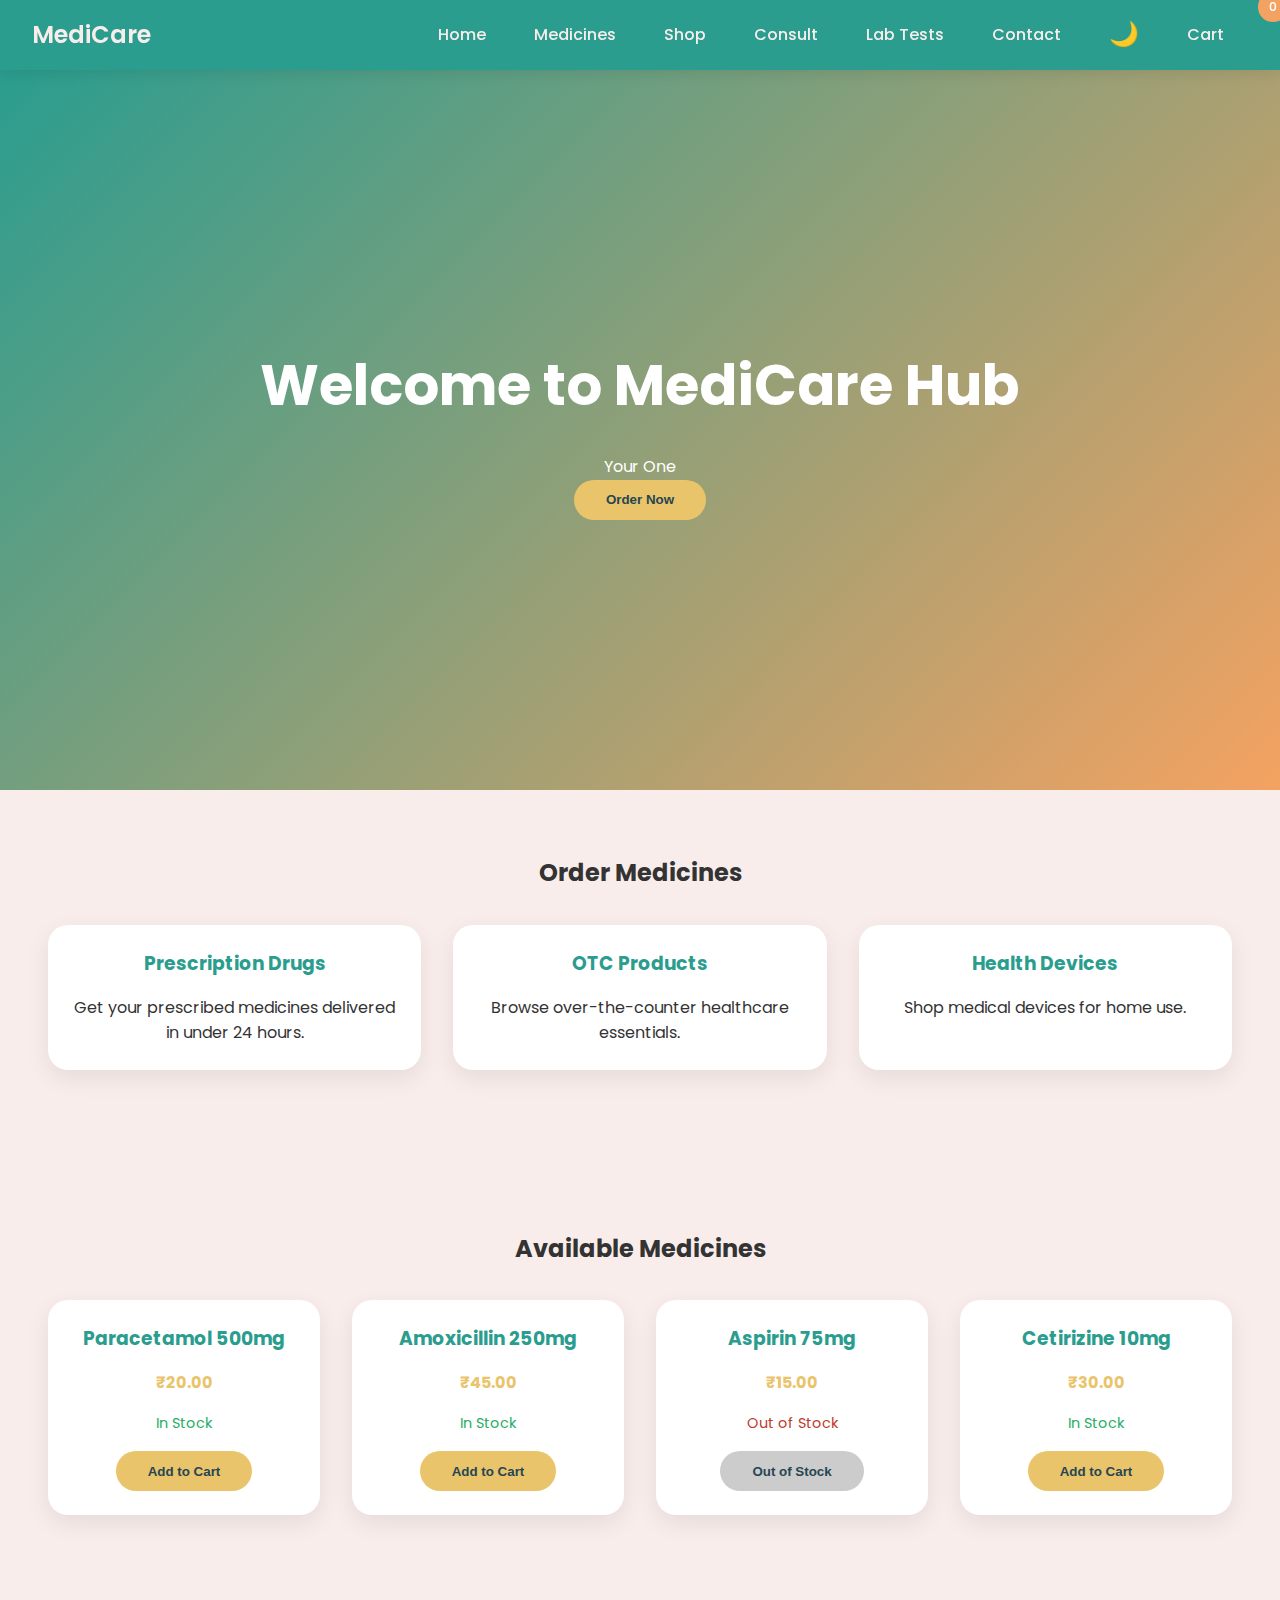
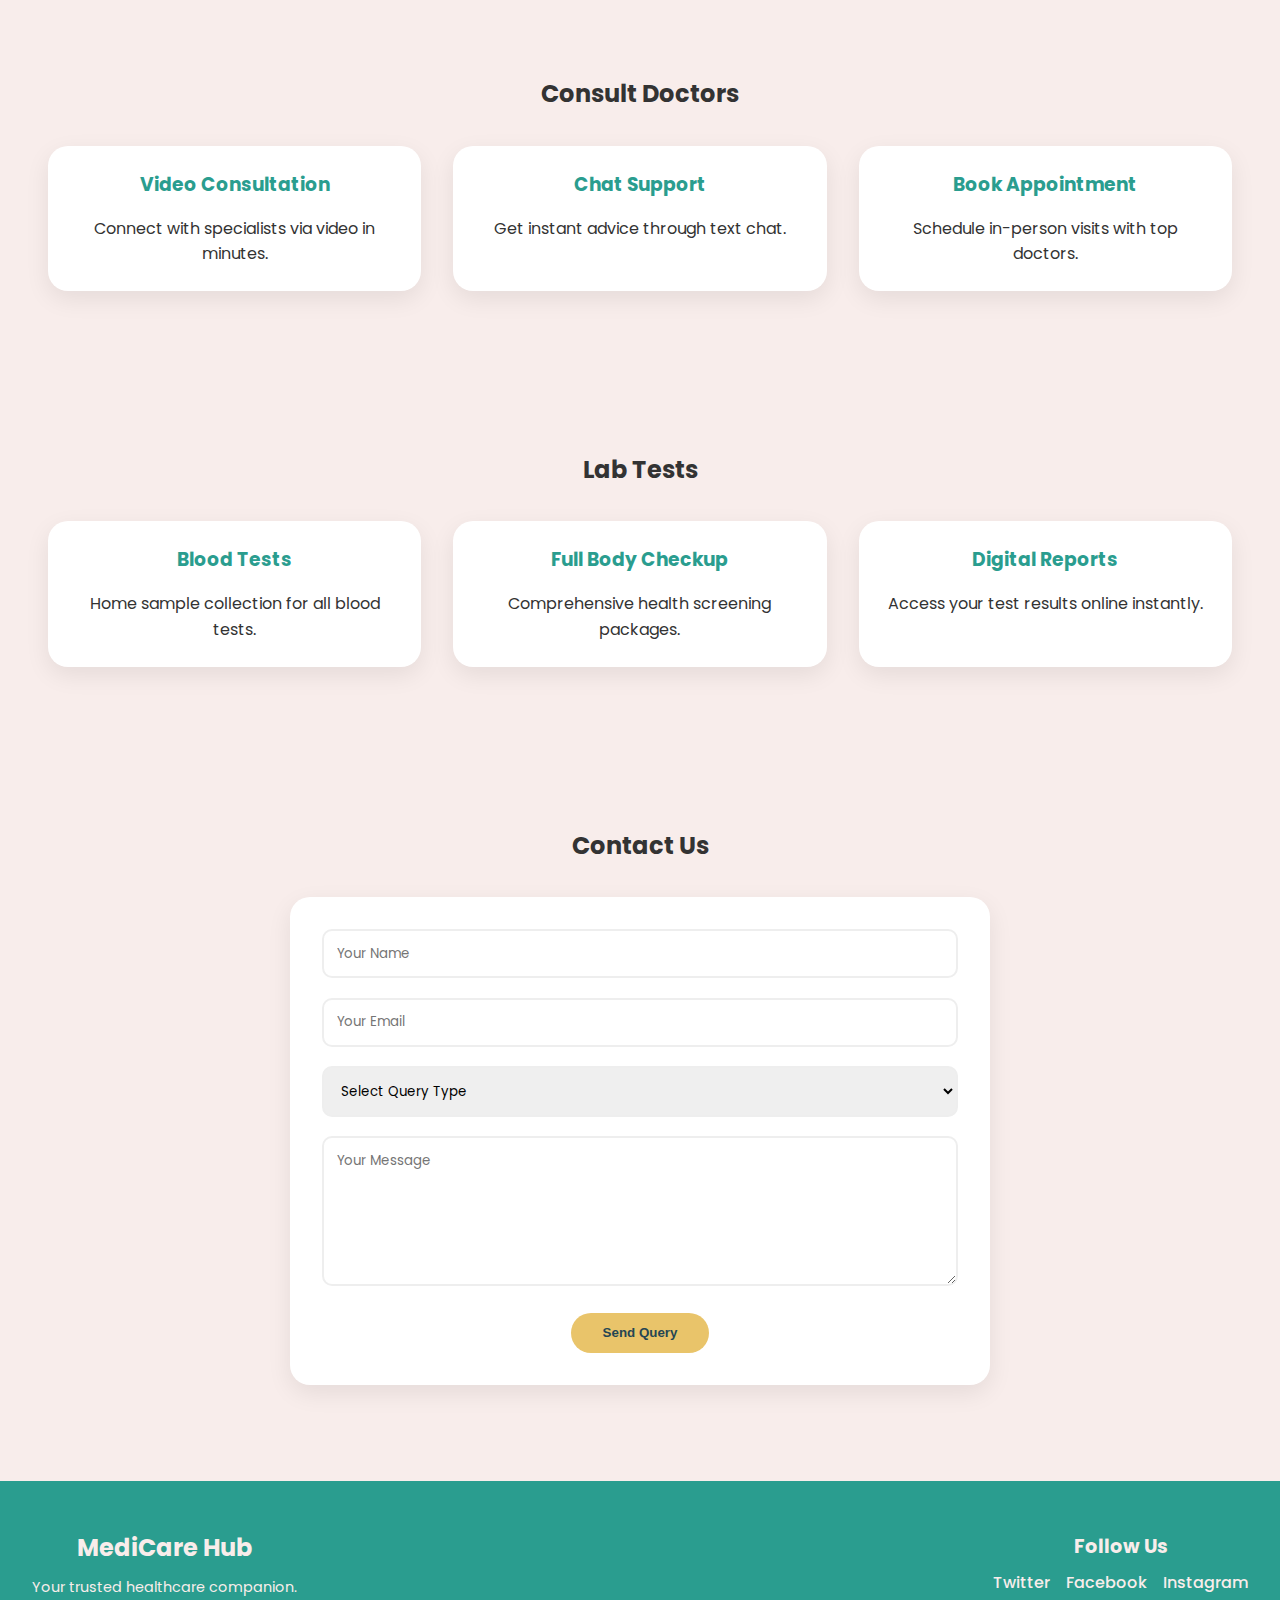
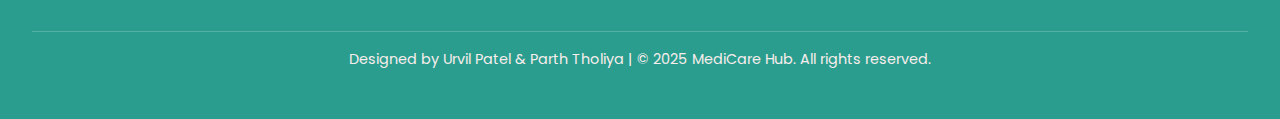
<file: Medical web/index.html>
<!DOCTYPE html>
<html lang="en">
<head>
    <meta charset="UTF-8">
    <meta name="viewport" content="width=device-width, initial-scale=1.0">
    <title>MediCare Hub - Your Healthcare Companion</title>
    <link href="https://fonts.googleapis.com/css2?family=Poppins:wght@300;400;600&display=swap" rel="stylesheet">
    <link rel="stylesheet" href="style.css">
</head>
<body>
    <nav>
        <div class="nav-container">
            <div class="logo">MediCare</div>
            <button class="menu-toggle">☰</button>
            <ul class="nav-menu">
                <li><a href="#home">Home</a></li>
                <li><a href="#medicines">Medicines</a></li>
                <li><a href="#available-medicines">Shop</a></li>
                <li><a href="#consult">Consult</a></li>
                <li><a href="#labs">Lab Tests</a></li>
                <li><a href="#contact">Contact</a></li>
                <li><button id="theme-toggle">🌙</button></li>
                <li class="cart-item"><a href="#cart">Cart <span id="cart-count">0</span></a></li>
            </ul>
        </div>
    </nav>

    <section id="home" class="hero">
        <div class="hero-content">
            <h1>Welcome to MediCare Hub</h1>
            <p id="typing-text"></p>
            <button class="cta" onclick="openOrderModal()">Order Now</button>
        </div>
    </section>

    <section id="medicines" class="section">
        <h2>Order Medicines</h2>
        <div class="service-grid">
            <div class="service-card">
                <h3>Prescription Drugs</h3>
                <p>Get your prescribed medicines delivered in under 24 hours.</p>
            </div>
            <div class="service-card">
                <h3>OTC Products</h3>
                <p>Browse over-the-counter healthcare essentials.</p>
            </div>
            <div class="service-card">
                <h3>Health Devices</h3>
                <p>Shop medical devices for home use.</p>
            </div>
        </div>
    </section>

    <section id="available-medicines" class="section">
        <h2>Available Medicines</h2>
        <div class="medicine-grid">
            <div class="medicine-card">
                <h3>Paracetamol 500mg</h3>
                <p class="price">₹20.00</p>
                <p class="status in-stock">In Stock</p>
                <button class="cta add-to-cart" data-name="Paracetamol 500mg" data-price="20.00">Add to Cart</button>
            </div>
            <div class="medicine-card">
                <h3>Amoxicillin 250mg</h3>
                <p class="price">₹45.00</p>
                <p class="status in-stock">In Stock</p>
                <button class="cta add-to-cart" data-name="Amoxicillin 250mg" data-price="45.00">Add to Cart</button>
            </div>
            <div class="medicine-card">
                <h3>Aspirin 75mg</h3>
                <p class="price">₹15.00</p>
                <p class="status out-of-stock">Out of Stock</p>
                <button class="cta" disabled>Out of Stock</button>
            </div>
            <div class="medicine-card">
                <h3>Cetirizine 10mg</h3>
                <p class="price">₹30.00</p>
                <p class="status in-stock">In Stock</p>
                <button class="cta add-to-cart" data-name="Cetirizine 10mg" data-price="30.00">Add to Cart</button>
            </div>
        </div>
    </section>

    <section id="consult" class="section">
        <h2>Consult Doctors</h2>
        <div class="service-grid">
            <div class="service-card">
                <h3>Video Consultation</h3>
                <p>Connect with specialists via video in minutes.</p>
            </div>
            <div class="service-card">
                <h3>Chat Support</h3>
                <p>Get instant advice through text chat.</p>
            </div>
            <div class="service-card">
                <h3>Book Appointment</h3>
                <p>Schedule in-person visits with top doctors.</p>
            </div>
        </div>
    </section>

    <section id="labs" class="section">
        <h2>Lab Tests</h2>
        <div class="service-grid">
            <div class="service-card">
                <h3>Blood Tests</h3>
                <p>Home sample collection for all blood tests.</p>
            </div>
            <div class="service-card">
                <h3>Full Body Checkup</h3>
                <p>Comprehensive health screening packages.</p>
            </div>
            <div class="service-card">
                <h3>Digital Reports</h3>
                <p>Access your test results online instantly.</p>
            </div>
        </div>
    </section>

    <section id="contact" class="section">
        <h2>Contact Us</h2>
        <div class="contact-form">
            <div class="form-group">
                <input type="text" placeholder="Your Name" required>
            </div>
            <div class="form-group">
                <input type="email" placeholder="Your Email" required>
            </div>
            <div class="form-group">
                <select required>
                    <option value="">Select Query Type</option>
                    <option value="medicine">Medicine Order</option>
                    <option value="consult">Doctor Consultation</option>
                    <option value="lab">Lab Test Booking</option>
                </select>
            </div>
            <div class="form-group">
                <textarea placeholder="Your Message" rows="6" required></textarea>
            </div>
            <button class="cta" type="submit">Send Query</button>
        </div>
    </section>

    <div id="order-modal" class="modal">
        <div class="modal-content">
            <h2>Place Your Order</h2>
            <div class="form-group">
                <input type="text" placeholder="Medicine Name" required>
            </div>
            <div class="form-group">
                <input type="file" accept=".pdf,.jpg,.png" placeholder="Upload Prescription">
            </div>
            <div class="form-group">
                <input type="text" placeholder="Delivery Address" required>
            </div>
            <button class="cta" onclick="alert('Order placed successfully!'); closeOrderModal();">Submit Order</button>
            <button class="cta" onclick="closeOrderModal()" style="background: #ccc; margin-left: 1rem;">Cancel</button>
        </div>
    </div>

    <footer class="footer">
        <div class="footer-container">
            <div class="footer-left">
                <h3>MediCare Hub</h3>
                <p>Your trusted healthcare companion.</p>
            </div>
            <div class="footer-right">
                <h4>Follow Us</h4>
                <div class="social-links">
                    <a href="#" target="_blank">Twitter</a>
                    <a href="#" target="_blank">Facebook</a>
                    <a href="#" target="_blank">Instagram</a>
                </div>
            </div>
        </div>
        <div class="footer-bottom">
            <p>Designed by Urvil Patel & Parth Tholiya | &copy; 2025 MediCare Hub. All rights reserved.</p>
        </div>
    </footer>

    <script src="script.js"></script>
</body>
</html>
</file>
<file: Medical web/style.css>
:root {
    --primary: #2a9d8f;    /* Teal */
    --secondary: #e9c46a;  /* Warm Yellow */
    --accent: #f4a261;     /* Soft Orange */
    --light: #f8edeb;     /* Light Peach */
    --dark: #264653;      /* Deep Teal */
    --text: #333;
}

* {
    margin: 0;
    padding: 0;
    box-sizing: border-box;
}

body {
    font-family: 'Poppins', sans-serif;
    line-height: 1.6;
    background: var(--light);
    color: var(--text);
    transition: all 0.3s ease;
}

body.dark-mode {
    background: var(--dark);
    color: var(--light);
}

.nav-container {
    max-width: 1400px;
    margin: 0 auto;
    display: flex;
    justify-content: space-between;
    align-items: center;
    padding: 1rem 2rem;
}

.logo {
    font-size: 1.5rem;
    font-weight: 600;
    color: var(--light);
}

nav {
    background: var(--primary);
    position: sticky;
    top: 0;
    z-index: 1000;
    box-shadow: 0 2px 15px rgba(0,0,0,0.1);
}

.nav-menu {
    display: flex;
    list-style: none;
    align-items: center;
}

.nav-menu li {
    margin: 0 1.5rem;
}

.nav-menu li a {
    color: var(--light);
    text-decoration: none;
    font-weight: 500;
    transition: color 0.3s;
}

.nav-menu li a:hover {
    color: var(--secondary);
}

.menu-toggle {
    display: none;
    background: none;
    border: none;
    font-size: 1.5rem;
    color: var(--light);
    cursor: pointer;
}

.hero {
    background: linear-gradient(135deg, var(--primary), var(--accent));
    color: white;
    padding: 4rem 2rem;
    text-align: center;
    min-height: 80vh;
    display: flex;
    align-items: center;
}

.hero-content {
    max-width: 800px;
    margin: 0 auto;
}

.hero h1 {
    font-size: clamp(2rem, 5vw, 3.5rem);
    margin-bottom: 1.5rem;
}

.cta {
    padding: 0.8rem 2rem;
    background: var(--secondary);
    color: var(--dark);
    border: none;
    border-radius: 25px;
    cursor: pointer;
    font-weight: 600;
    transition: all 0.3s ease;
}

.cta:hover {
    transform: scale(1.05);
    background: #d9b45a;
}

.cta:disabled {
    background: #ccc;
    cursor: not-allowed;
    transform: none;
}

.section {
    padding: 4rem 2rem;
    text-align: center;
}

.service-grid, .medicine-grid {
    display: grid;
    grid-template-columns: repeat(auto-fit, minmax(250px, 1fr));
    gap: 2rem;
    max-width: 1400px;
    margin: 2rem auto;
    padding: 0 1rem;
}

.service-card, .medicine-card {
    background: white;
    border-radius: 20px;
    padding: 1.5rem;
    box-shadow: 0 8px 25px rgba(0,0,0,0.08);
    transition: all 0.3s ease;
}

body.dark-mode .service-card, body.dark-mode .medicine-card {
    background: #355664;
}

.service-card:hover, .medicine-card:hover {
    transform: translateY(-5px);
    box-shadow: 0 12px 30px rgba(0,0,0,0.12);
}

.service-card h3, .medicine-card h3 {
    color: var(--primary);
    margin-bottom: 1rem;
}

.medicine-card .price {
    color: var(--secondary);
    font-weight: bold;
    margin-bottom: 1rem;
}

.medicine-card .status {
    margin-bottom: 1rem;
    font-size: 0.9rem;
}

.medicine-card .status.in-stock {
    color: #27ae60;
}

.medicine-card .status.out-of-stock {
    color: #c0392b;
}

.contact-form {
    max-width: 700px;
    margin: 2rem auto;
    background: white;
    padding: 2rem;
    border-radius: 20px;
    box-shadow: 0 8px 25px rgba(0,0,0,0.08);
}

body.dark-mode .contact-form {
    background: #355664;
}

.form-group {
    margin-bottom: 1.2rem;
}

input, textarea, select {
    width: 100%;
    padding: 0.8rem;
    border: 2px solid #eee;
    border-radius: 10px;
    font-family: inherit;
    transition: border-color 0.3s;
}

input:focus, textarea:focus, select:focus {
    border-color: var(--secondary);
    outline: none;
}

#theme-toggle {
    background: none;
    border: none;
    font-size: 1.5rem;
    cursor: pointer;
    color: var(--light);
    transition: transform 0.3s;
}

#theme-toggle:hover {
    transform: rotate(180deg);
}

.modal {
    display: none;
    position: fixed;
    top: 0;
    left: 0;
    width: 100%;
    height: 100%;
    background: rgba(0,0,0,0.6);
    justify-content: center;
    align-items: center;
}

.modal-content {
    background: white;
    padding: 2rem;
    border-radius: 15px;
    max-width: 450px;
    width: 90%;
    animation: slideIn 0.3s ease;
}

body.dark-mode .modal-content {
    background: #355664;
}

#cart-count {
    background: var(--accent);
    color: white;
    border-radius: 50%;
    padding: 0.3rem 0.7rem;
    font-size: 0.8rem;
    position: absolute;
    top: -8px;
    right: -8px;
}

/* Footer Styles */
.footer {
    background: var(--primary);
    color: var(--light);
    padding: 3rem 2rem;
    text-align: center;
}

.footer-container {
    max-width: 1400px;
    margin: 0 auto;
    display: flex;
    justify-content: space-between;
    align-items: center;
    flex-wrap: wrap;
    gap: 2rem;
}

.footer-left h3 {
    font-size: 1.5rem;
    margin-bottom: 0.5rem;
}

.footer-left p {
    font-size: 0.9rem;
}

.footer-right h4 {
    font-size: 1.2rem;
    margin-bottom: 0.5rem;
}

.social-links {
    display: flex;
    gap: 1rem;
}

.social-links a {
    color: var(--light);
    text-decoration: none;
    font-weight: 500;
    transition: color 0.3s;
}

.social-links a:hover {
    color: var(--secondary);
}

.footer-bottom {
    margin-top: 2rem;
    font-size: 0.9rem;
    border-top: 1px solid rgba(255, 255, 255, 0.2);
    padding-top: 1rem;
}

/* Responsive Design */
@media (max-width: 768px) {
    .menu-toggle {
        display: block;
    }

    .nav-menu {
        display: none;
        flex-direction: column;
        position: absolute;
        top: 100%;
        left: 0;
        width: 100%;
        background: var(--primary);
        padding: 1rem 0;
    }

    .nav-menu.active {
        display: flex;
    }

    .nav-menu li {
        margin: 1rem 0;
    }

    .hero {
        padding: 3rem 1rem;
        min-height: 60vh;
    }

    .service-grid, .medicine-grid {
        grid-template-columns: 1fr;
    }

    .footer-container {
        flex-direction: column;
        text-align: center;
    }
}

@keyframes slideIn {
    from {
        transform: translateY(-20px);
        opacity: 0;
    }
    to {
        transform: translateY(0);
        opacity: 1;
    }
}
</file>
